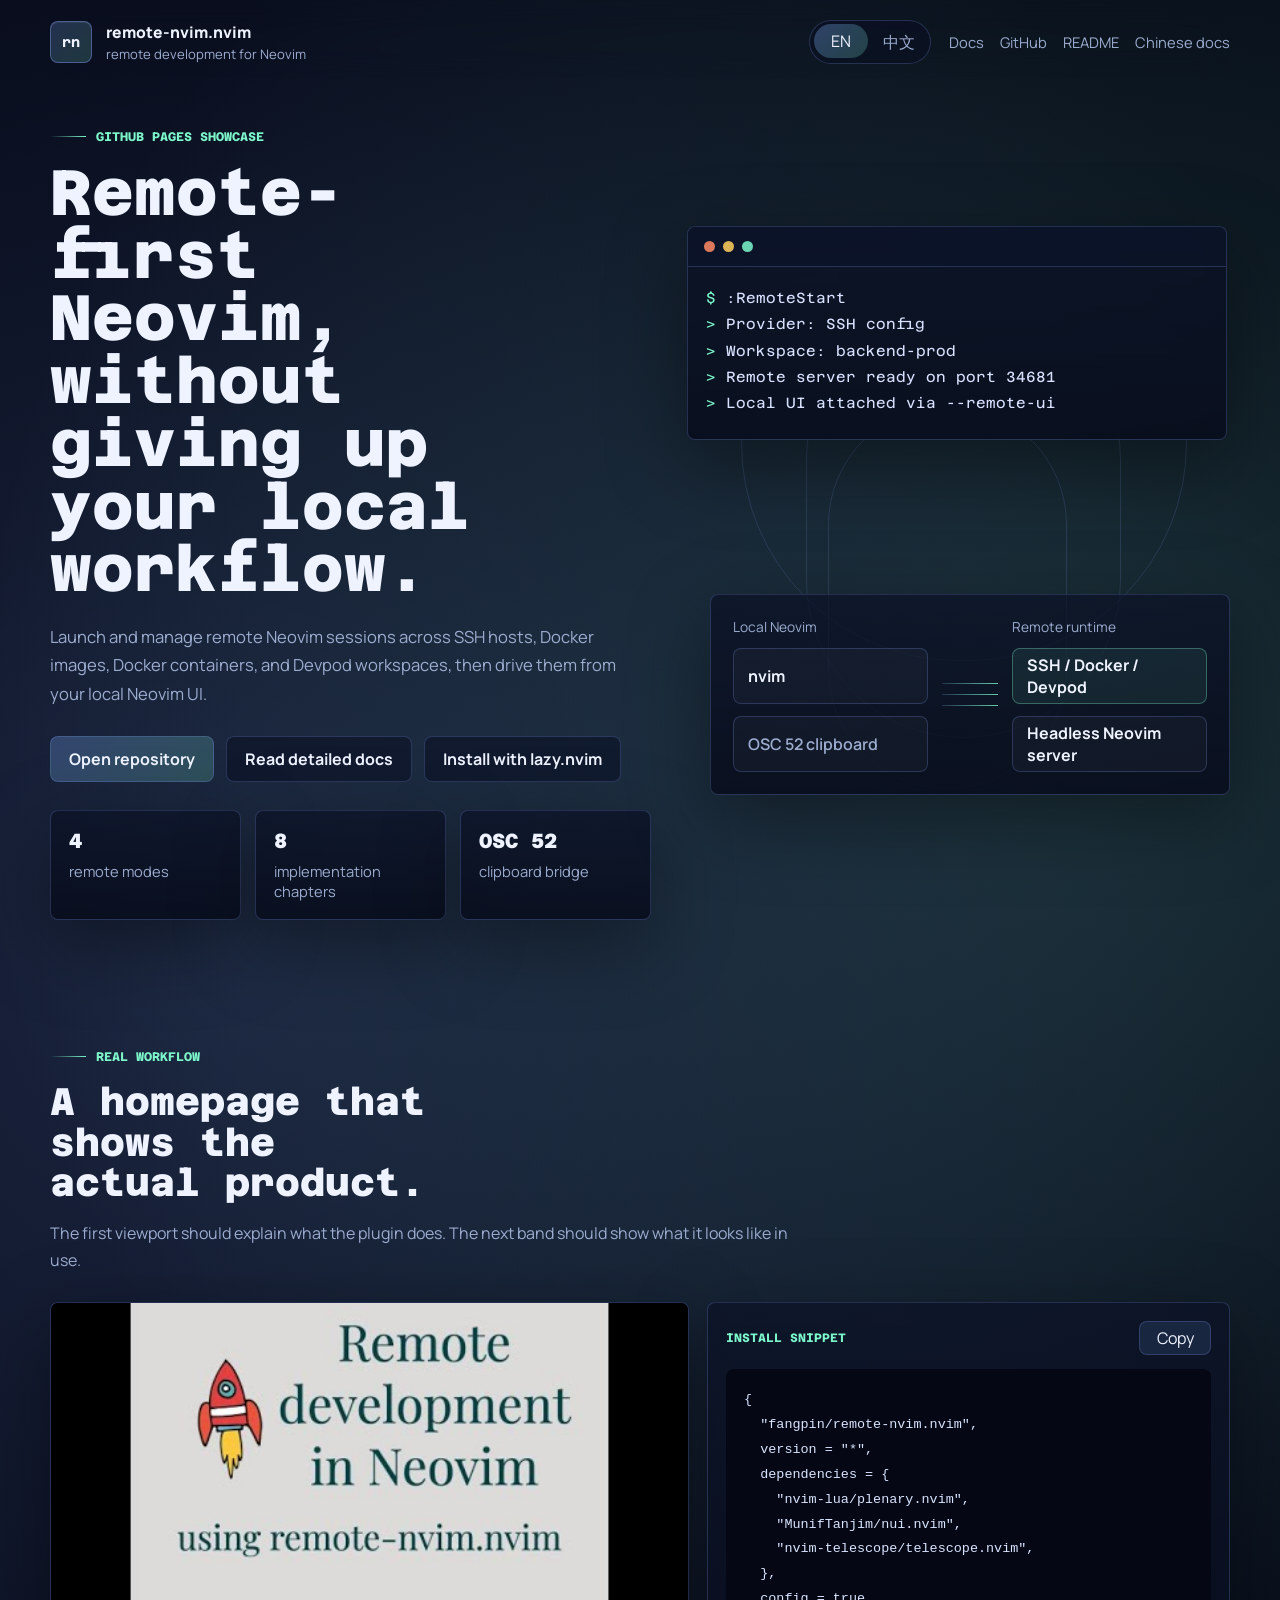
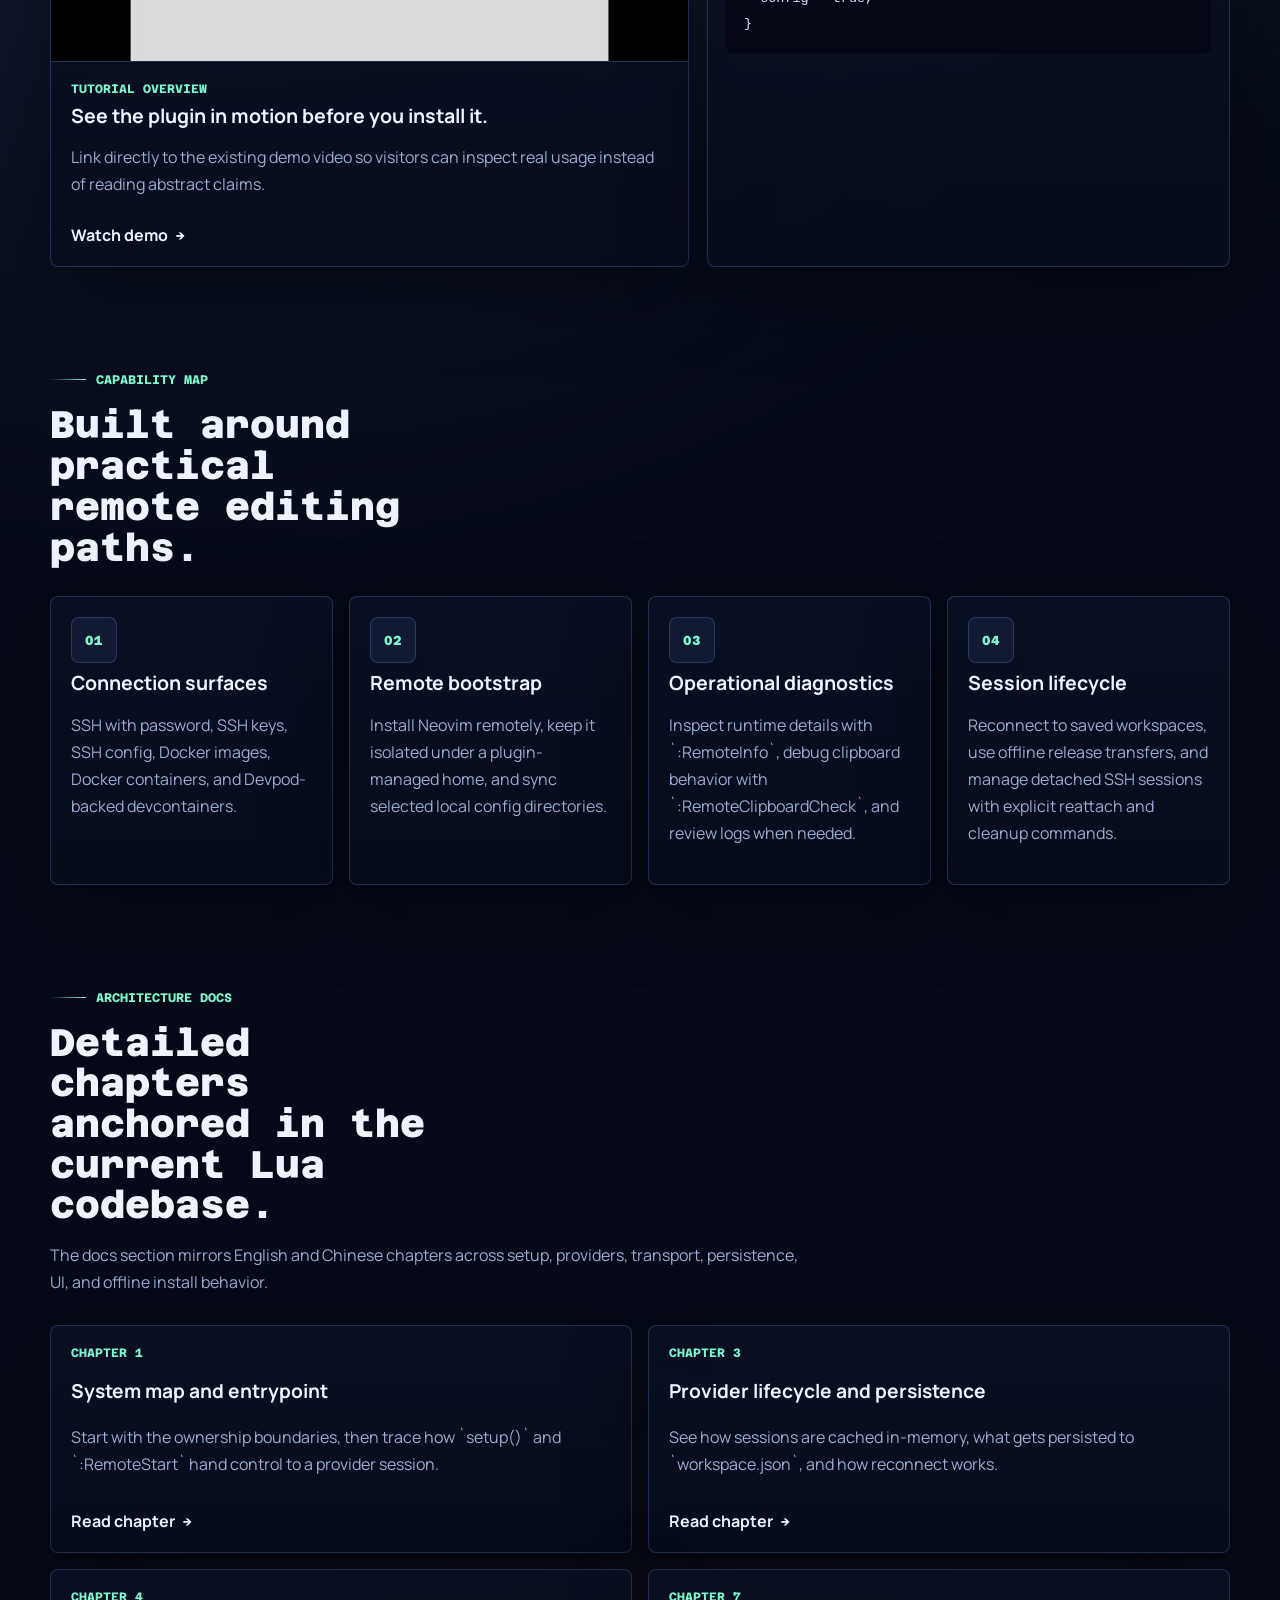
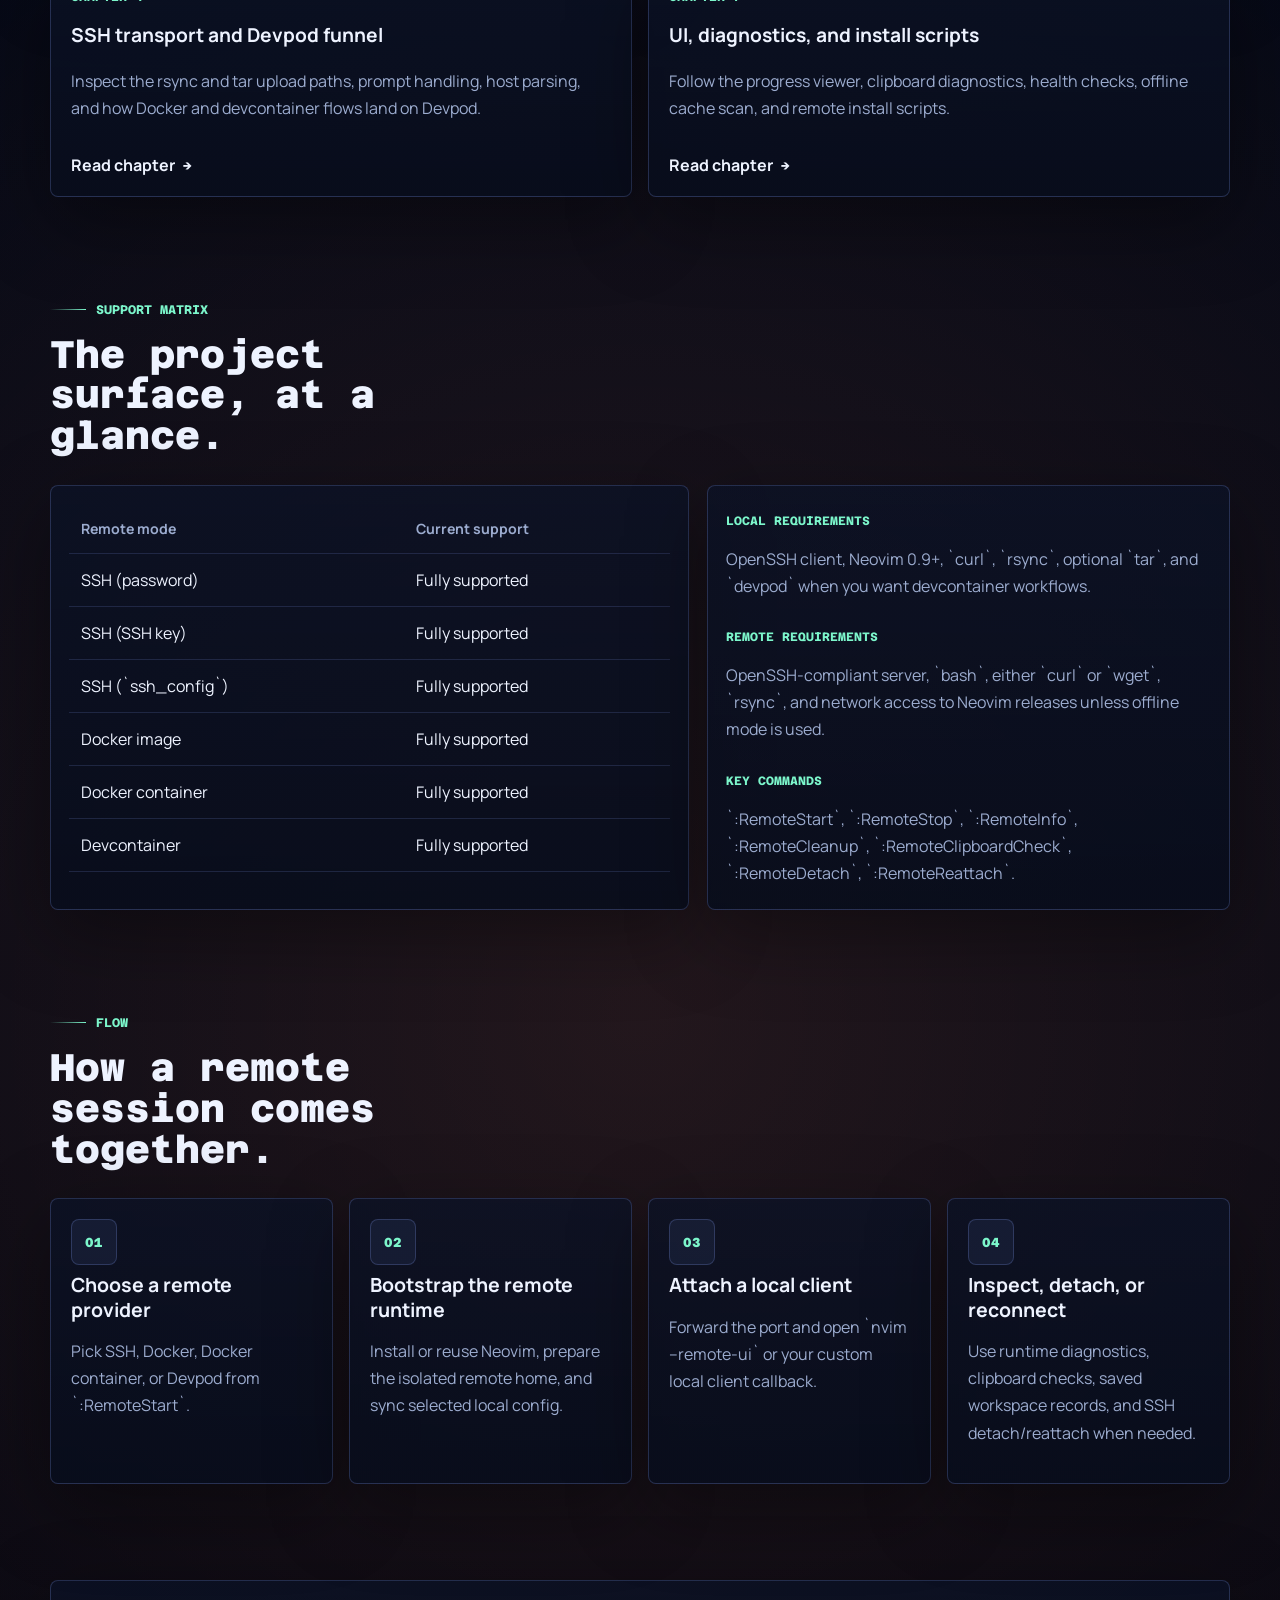
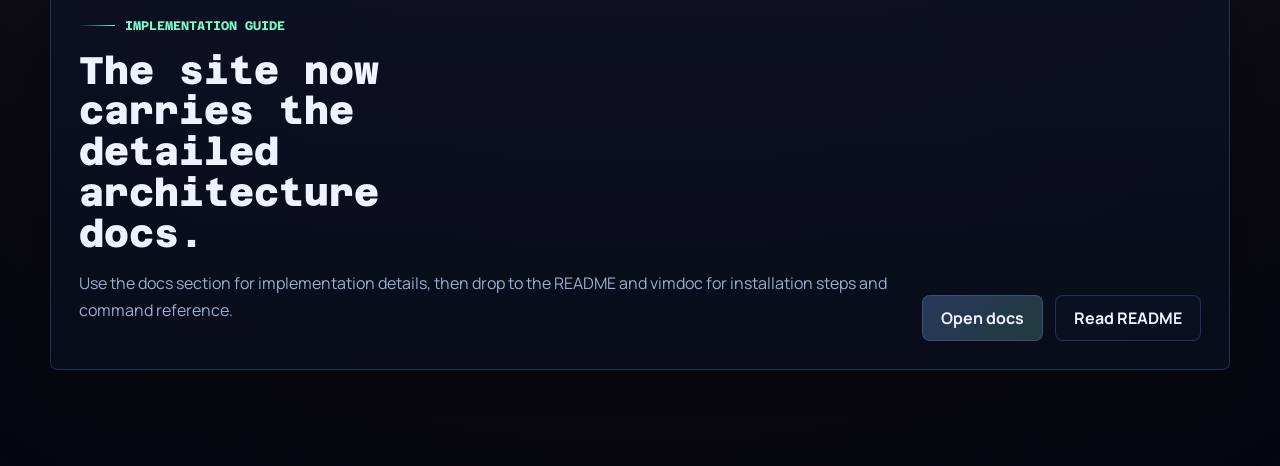
<file: site/index.html>
<!doctype html>
<html lang="en" data-base-prefix=".">
  <head>
    <meta charset="UTF-8" />
    <meta name="viewport" content="width=device-width, initial-scale=1.0" />
    <title>remote-nvim.nvim</title>
    <meta
      name="description"
      content="Remote-first Neovim over SSH, Docker, Devpod, and Devcontainers."
    />
    <meta property="og:title" content="remote-nvim.nvim" />
    <meta
      property="og:description"
      content="Bring remote development to Neovim with SSH, Docker, Devpod, and Devcontainers."
    />
    <meta property="og:type" content="website" />
    <meta property="og:image" content="./assets/demo-cover.jpg" />
    <link rel="preconnect" href="https://fonts.googleapis.com" />
    <link rel="preconnect" href="https://fonts.gstatic.com" crossorigin />
    <link
      href="https://fonts.googleapis.com/css2?family=Azeret+Mono:wght@400;500;700;800&family=Manrope:wght@400;500;600;700;800&display=swap"
      rel="stylesheet"
    />
    <link rel="stylesheet" href="./styles.css" />
  </head>
  <body data-page="home">
    <div class="page-shell">
      <div class="noise-layer" aria-hidden="true"></div>
      <header class="topbar">
        <a class="brand" href="#top" aria-label="remote-nvim.nvim home">
          <span class="brand-mark">rn</span>
          <span class="brand-copy">
            <strong>remote-nvim.nvim</strong>
            <span data-i18n="brandTagline">remote development for Neovim</span>
          </span>
        </a>

        <div class="topbar-actions">
          <div class="language-toggle" role="group" aria-label="Language toggle">
            <button type="button" class="lang-button active" data-lang-button="en">EN</button>
            <button type="button" class="lang-button" data-lang-button="zh-CN">中文</button>
          </div>

          <nav class="nav-links" aria-label="Primary">
            <a href="./docs/" data-i18n="navDocs">Docs</a>
            <a
              href="https://github.com/fangpin/remote-nvim.nvim"
              target="_blank"
              rel="noreferrer"
              data-i18n="navGithub"
            >
              GitHub
            </a>
            <a
              href="https://github.com/fangpin/remote-nvim.nvim/blob/main/README.md"
              target="_blank"
              rel="noreferrer"
              data-i18n="navReadme"
            >
              README
            </a>
            <a
              href="https://github.com/fangpin/remote-nvim.nvim/blob/main/README.zh-CN.md"
              target="_blank"
              rel="noreferrer"
              data-i18n="navReadmeZh"
            >
              中文文档
            </a>
          </nav>
        </div>
      </header>

      <main id="top">
        <section class="hero section">
          <div class="hero-copy">
            <div class="eyebrow" data-i18n="eyebrow">GitHub Pages showcase</div>
            <h1 data-i18n="heroTitle">Remote-first Neovim, without giving up your local workflow.</h1>
            <p class="hero-lead" data-i18n="heroLead">
              Launch and manage remote Neovim sessions across SSH hosts, Docker images, Docker containers,
              and Devpod workspaces, then drive them from your local Neovim UI.
            </p>

            <div class="hero-actions">
              <a
                class="button button-primary"
                href="https://github.com/fangpin/remote-nvim.nvim"
                target="_blank"
                rel="noreferrer"
                data-i18n="heroPrimaryCta"
              >
                Open repository
              </a>
              <a class="button button-secondary" href="./docs/" data-i18n="heroDocsCta">
                Read detailed docs
              </a>
              <a
                class="button button-secondary"
                href="https://github.com/fangpin/remote-nvim.nvim/blob/main/README.md#-installation"
                target="_blank"
                rel="noreferrer"
                data-i18n="heroSecondaryCta"
              >
                Install with lazy.nvim
              </a>
            </div>

            <ul class="hero-stats" aria-label="Highlights">
              <li>
                <strong>4</strong>
                <span data-i18n="statModes">remote modes</span>
              </li>
              <li>
                <strong>8</strong>
                <span data-i18n="statDocs">implementation chapters</span>
              </li>
              <li>
                <strong data-i18n="statClipboardValue">OSC 52</strong>
                <span data-i18n="statClipboard">clipboard bridge</span>
              </li>
            </ul>
          </div>

          <div class="hero-visual">
            <div class="orbital-grid" aria-hidden="true">
              <span></span>
              <span></span>
              <span></span>
            </div>

            <div class="terminal-card">
              <div class="terminal-top">
                <span></span>
                <span></span>
                <span></span>
              </div>
              <div class="terminal-body">
                <p><span class="prompt">$</span> <span data-i18n="terminalLine1">:RemoteStart</span></p>
                <p><span class="prompt">></span> <span data-i18n="terminalLine2">Provider: SSH config</span></p>
                <p><span class="prompt">></span> <span data-i18n="terminalLine3">Workspace: backend-prod</span></p>
                <p><span class="prompt">></span> <span data-i18n="terminalLine4">Remote server ready on port 34681</span></p>
                <p><span class="prompt">></span> <span data-i18n="terminalLine5">Local UI attached via --remote-ui</span></p>
              </div>
            </div>

            <div class="topology-card">
              <div class="topology-column">
                <span class="topology-label" data-i18n="localLabel">Local Neovim</span>
                <div class="topology-node">nvim</div>
                <div class="topology-node subtle" data-i18n="clipboardNode">OSC 52 clipboard</div>
              </div>
              <div class="topology-bridge" aria-hidden="true">
                <span></span>
                <span></span>
                <span></span>
              </div>
              <div class="topology-column">
                <span class="topology-label" data-i18n="remoteLabel">Remote runtime</span>
                <div class="topology-node accent" data-i18n="providerNode">SSH / Docker / Devpod</div>
                <div class="topology-node" data-i18n="serverNode">Headless Neovim server</div>
              </div>
            </div>
          </div>
        </section>

        <section class="section showcase">
          <div class="section-heading">
            <div class="eyebrow" data-i18n="showcaseEyebrow">Real workflow</div>
            <h2 data-i18n="showcaseTitle">A homepage that shows the actual product.</h2>
            <p data-i18n="showcaseLead">
              The first viewport should explain what the plugin does. The next band should show what it looks like in use.
            </p>
          </div>

          <div class="showcase-grid">
            <article class="media-card">
              <div class="media-frame">
                <img
                  src="./assets/demo-cover.jpg"
                  alt="remote-nvim.nvim tutorial preview"
                />
              </div>
              <div class="media-copy">
                <div class="media-meta" data-i18n="mediaMetaTutorial">Tutorial overview</div>
                <h3 data-i18n="mediaTitleTutorial">See the plugin in motion before you install it.</h3>
                <p data-i18n="mediaBodyTutorial">
                  Link directly to the existing demo video so visitors can inspect real usage instead of reading abstract claims.
                </p>
                <a
                  class="inline-link"
                  href="https://www.youtube.com/watch?v=5qbDq1lGEx4"
                  target="_blank"
                  rel="noreferrer"
                  data-i18n="watchDemo"
                >
                  Watch demo
                </a>
              </div>
            </article>

            <article class="code-card">
              <div class="code-card-header">
                <span data-i18n="installSnippetLabel">Install snippet</span>
                <button class="copy-button" type="button" data-copy-target="install-snippet" data-i18n="copyButton">
                  Copy
                </button>
              </div>
              <pre id="install-snippet"><code>{
  "fangpin/remote-nvim.nvim",
  version = "*",
  dependencies = {
    "nvim-lua/plenary.nvim",
    "MunifTanjim/nui.nvim",
    "nvim-telescope/telescope.nvim",
  },
  config = true,
}</code></pre>
            </article>
          </div>
        </section>

        <section class="section features">
          <div class="section-heading">
            <div class="eyebrow" data-i18n="featuresEyebrow">Capability map</div>
            <h2 data-i18n="featuresTitle">Built around practical remote editing paths.</h2>
          </div>

          <div class="feature-grid">
            <article class="feature-panel">
              <div class="feature-index">01</div>
              <h3 data-i18n="feature1Title">Connection surfaces</h3>
              <p data-i18n="feature1Body">
                SSH with password, SSH keys, SSH config, Docker images, Docker containers, and Devpod-backed devcontainers.
              </p>
            </article>
            <article class="feature-panel">
              <div class="feature-index">02</div>
              <h3 data-i18n="feature2Title">Remote bootstrap</h3>
              <p data-i18n="feature2Body">
                Install Neovim remotely, keep it isolated under a plugin-managed home, and sync selected local config directories.
              </p>
            </article>
            <article class="feature-panel">
              <div class="feature-index">03</div>
              <h3 data-i18n="feature3Title">Operational diagnostics</h3>
              <p data-i18n="feature3Body">
                Inspect runtime details with `:RemoteInfo`, debug clipboard behavior with `:RemoteClipboardCheck`, and review logs when needed.
              </p>
            </article>
            <article class="feature-panel">
              <div class="feature-index">04</div>
              <h3 data-i18n="feature4Title">Session lifecycle</h3>
              <p data-i18n="feature4Body">
                Reconnect to saved workspaces, use offline release transfers, and manage detached SSH sessions with explicit reattach and cleanup commands.
              </p>
            </article>
          </div>
        </section>

        <section class="section docs-map">
          <div class="section-heading">
            <div class="eyebrow" data-i18n="docsMapEyebrow">Architecture docs</div>
            <h2 data-i18n="docsMapTitle">Detailed chapters anchored in the current Lua codebase.</h2>
            <p data-i18n="docsMapLead">
              The docs section mirrors English and Chinese chapters across setup, providers, transport, persistence,
              UI, and offline install behavior.
            </p>
          </div>

          <div class="docs-map-grid">
            <a class="docs-map-card" href="./docs/#overview">
              <div class="docs-map-meta" data-i18n="docsCard1Meta">Chapter 1</div>
              <h3 data-i18n="docsCard1Title">System map and entrypoint</h3>
              <p data-i18n="docsCard1Body">
                Start with the ownership boundaries, then trace how `setup()` and `:RemoteStart` hand control to a provider session.
              </p>
              <span class="inline-link docs-map-link" data-i18n="docsCardLink">Read chapter</span>
            </a>

            <a class="docs-map-card" href="./docs/#provider-lifecycle">
              <div class="docs-map-meta" data-i18n="docsCard2Meta">Chapter 3</div>
              <h3 data-i18n="docsCard2Title">Provider lifecycle and persistence</h3>
              <p data-i18n="docsCard2Body">
                See how sessions are cached in-memory, what gets persisted to `workspace.json`, and how reconnect works.
              </p>
              <span class="inline-link docs-map-link" data-i18n="docsCardLink">Read chapter</span>
            </a>

            <a class="docs-map-card" href="./docs/#ssh-transport">
              <div class="docs-map-meta" data-i18n="docsCard3Meta">Chapter 4</div>
              <h3 data-i18n="docsCard3Title">SSH transport and Devpod funnel</h3>
              <p data-i18n="docsCard3Body">
                Inspect the rsync and tar upload paths, prompt handling, host parsing, and how Docker and devcontainer flows land on Devpod.
              </p>
              <span class="inline-link docs-map-link" data-i18n="docsCardLink">Read chapter</span>
            </a>

            <a class="docs-map-card" href="./docs/#ui-diagnostics">
              <div class="docs-map-meta" data-i18n="docsCard4Meta">Chapter 7</div>
              <h3 data-i18n="docsCard4Title">UI, diagnostics, and install scripts</h3>
              <p data-i18n="docsCard4Body">
                Follow the progress viewer, clipboard diagnostics, health checks, offline cache scan, and remote install scripts.
              </p>
              <span class="inline-link docs-map-link" data-i18n="docsCardLink">Read chapter</span>
            </a>
          </div>
        </section>

        <section class="section support">
          <div class="section-heading">
            <div class="eyebrow" data-i18n="supportEyebrow">Support matrix</div>
            <h2 data-i18n="supportTitle">The project surface, at a glance.</h2>
          </div>

          <div class="support-layout">
            <div class="support-table-wrap">
              <table class="support-table">
                <thead>
                  <tr>
                    <th data-i18n="tableHeadMode">Remote mode</th>
                    <th data-i18n="tableHeadStatus">Current support</th>
                  </tr>
                </thead>
                <tbody>
                  <tr>
                    <td data-i18n="modeSshPassword">SSH (password)</td>
                    <td data-i18n="supportFull">Fully supported</td>
                  </tr>
                  <tr>
                    <td data-i18n="modeSshKey">SSH (SSH key)</td>
                    <td data-i18n="supportFull">Fully supported</td>
                  </tr>
                  <tr>
                    <td data-i18n="modeSshConfig">SSH (`ssh_config`)</td>
                    <td data-i18n="supportFull">Fully supported</td>
                  </tr>
                  <tr>
                    <td data-i18n="modeDockerImage">Docker image</td>
                    <td data-i18n="supportFull">Fully supported</td>
                  </tr>
                  <tr>
                    <td data-i18n="modeDockerContainer">Docker container</td>
                    <td data-i18n="supportFull">Fully supported</td>
                  </tr>
                  <tr>
                    <td data-i18n="modeDevcontainer">Devcontainer</td>
                    <td data-i18n="supportFull">Fully supported</td>
                  </tr>
                </tbody>
              </table>
            </div>

            <div class="support-notes">
              <div class="note-block">
                <span class="note-label" data-i18n="requirementsLabel">Local requirements</span>
                <p data-i18n="requirementsBody">
                  OpenSSH client, Neovim 0.9+, `curl`, `rsync`, optional `tar`, and `devpod` when you want devcontainer workflows.
                </p>
              </div>
              <div class="note-block">
                <span class="note-label" data-i18n="remoteReqLabel">Remote requirements</span>
                <p data-i18n="remoteReqBody">
                  OpenSSH-compliant server, `bash`, either `curl` or `wget`, `rsync`, and network access to Neovim releases unless offline mode is used.
                </p>
              </div>
              <div class="note-block">
                <span class="note-label" data-i18n="commandsLabel">Key commands</span>
                <p data-i18n="commandsBody">
                  `:RemoteStart`, `:RemoteStop`, `:RemoteInfo`, `:RemoteCleanup`, `:RemoteClipboardCheck`, `:RemoteDetach`, `:RemoteReattach`.
                </p>
              </div>
            </div>
          </div>
        </section>

        <section class="section timeline">
          <div class="section-heading">
            <div class="eyebrow" data-i18n="timelineEyebrow">Flow</div>
            <h2 data-i18n="timelineTitle">How a remote session comes together.</h2>
          </div>

          <ol class="timeline-list">
            <li>
              <span class="timeline-step">01</span>
              <div>
                <h3 data-i18n="timeline1Title">Choose a remote provider</h3>
                <p data-i18n="timeline1Body">Pick SSH, Docker, Docker container, or Devpod from `:RemoteStart`.</p>
              </div>
            </li>
            <li>
              <span class="timeline-step">02</span>
              <div>
                <h3 data-i18n="timeline2Title">Bootstrap the remote runtime</h3>
                <p data-i18n="timeline2Body">Install or reuse Neovim, prepare the isolated remote home, and sync selected local config.</p>
              </div>
            </li>
            <li>
              <span class="timeline-step">03</span>
              <div>
                <h3 data-i18n="timeline3Title">Attach a local client</h3>
                <p data-i18n="timeline3Body">Forward the port and open `nvim --remote-ui` or your custom local client callback.</p>
              </div>
            </li>
            <li>
              <span class="timeline-step">04</span>
              <div>
                <h3 data-i18n="timeline4Title">Inspect, detach, or reconnect</h3>
                <p data-i18n="timeline4Body">Use runtime diagnostics, clipboard checks, saved workspace records, and SSH detach/reattach when needed.</p>
              </div>
            </li>
          </ol>
        </section>

        <section class="section cta-band">
          <div class="cta-card">
            <div>
              <div class="eyebrow" data-i18n="ctaEyebrow">Implementation guide</div>
              <h2 data-i18n="ctaTitle">The site now carries the detailed architecture docs.</h2>
              <p data-i18n="ctaBody">
                Use the docs section for implementation details, then drop to the README and vimdoc for installation
                steps and command reference.
              </p>
            </div>
            <div class="cta-actions">
              <a class="button button-primary" href="./docs/" data-i18n="ctaPrimary">
                Open docs
              </a>
              <a
                class="button button-secondary"
                href="https://github.com/fangpin/remote-nvim.nvim/blob/main/README.md"
                target="_blank"
                rel="noreferrer"
                data-i18n="ctaSecondary"
              >
                Read README
              </a>
            </div>
          </div>
        </section>
      </main>
    </div>

    <script src="./main.js"></script>
  </body>
</html>
</file>
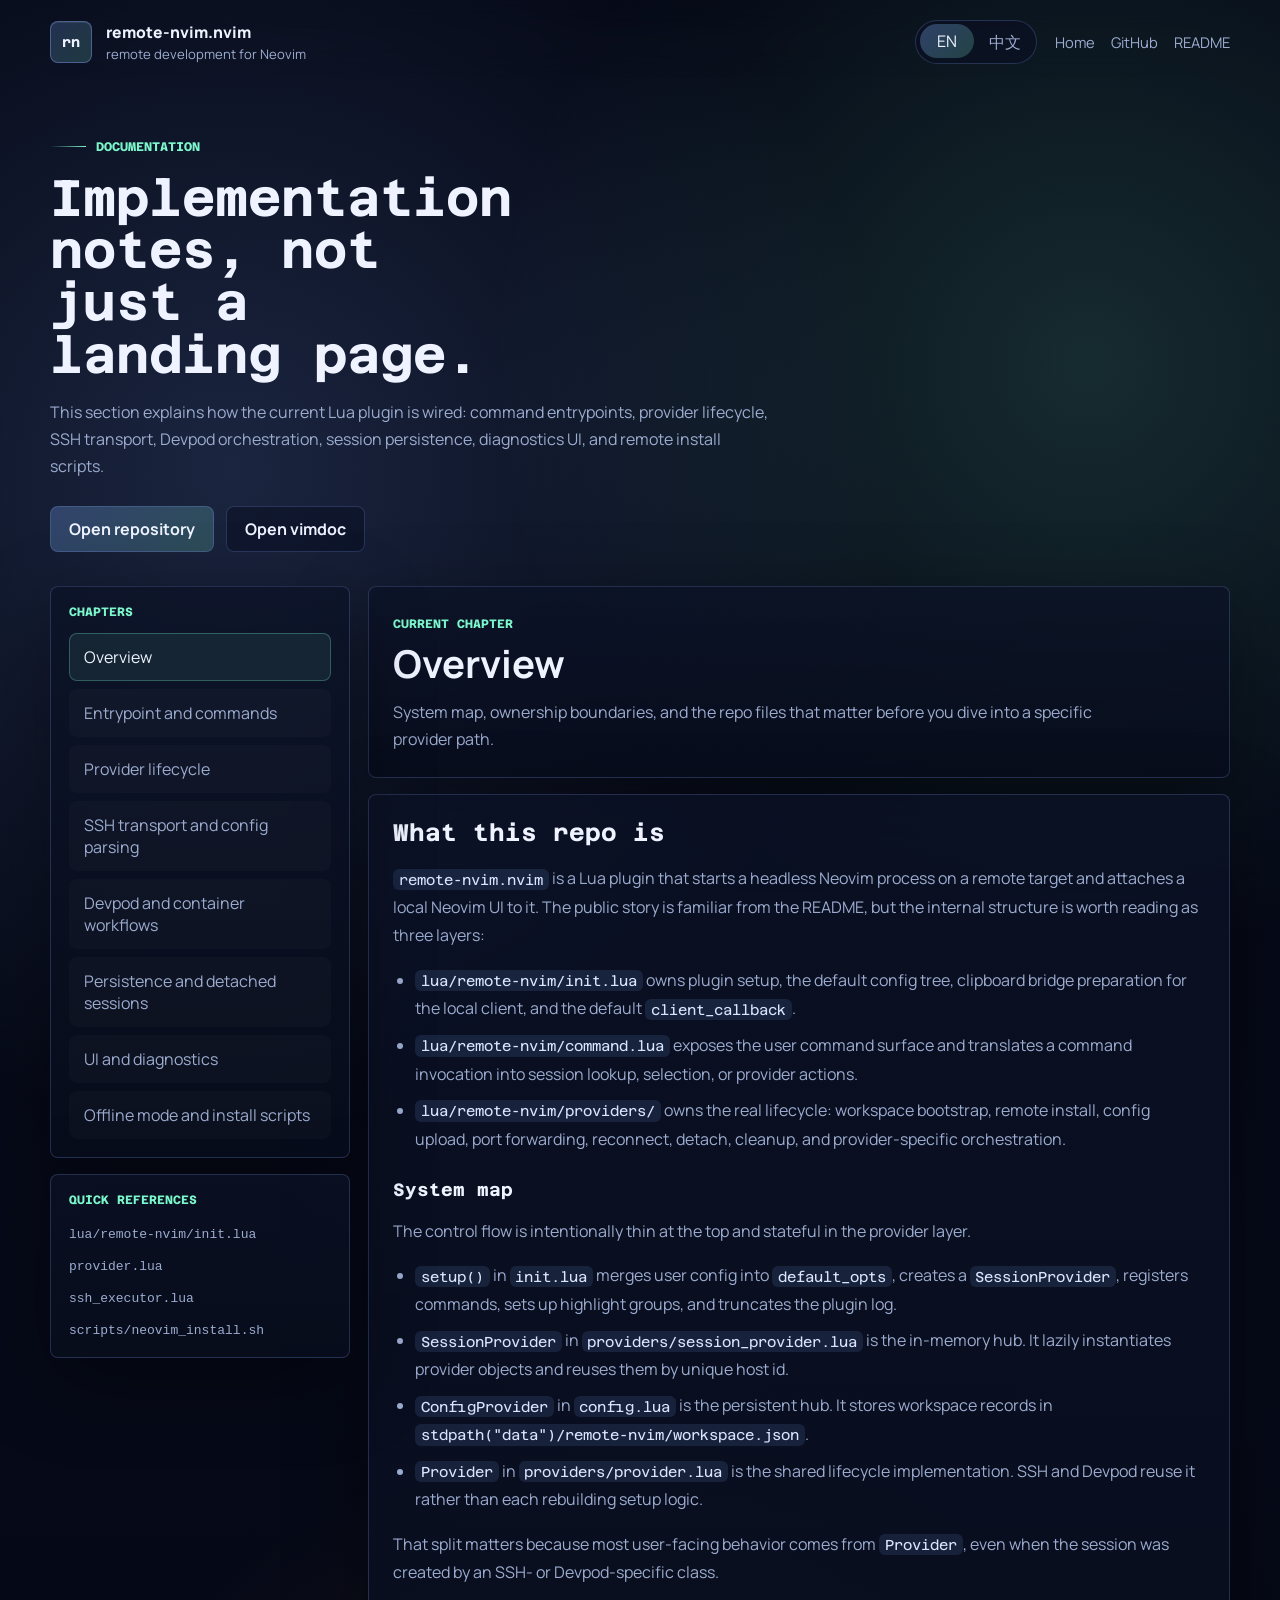
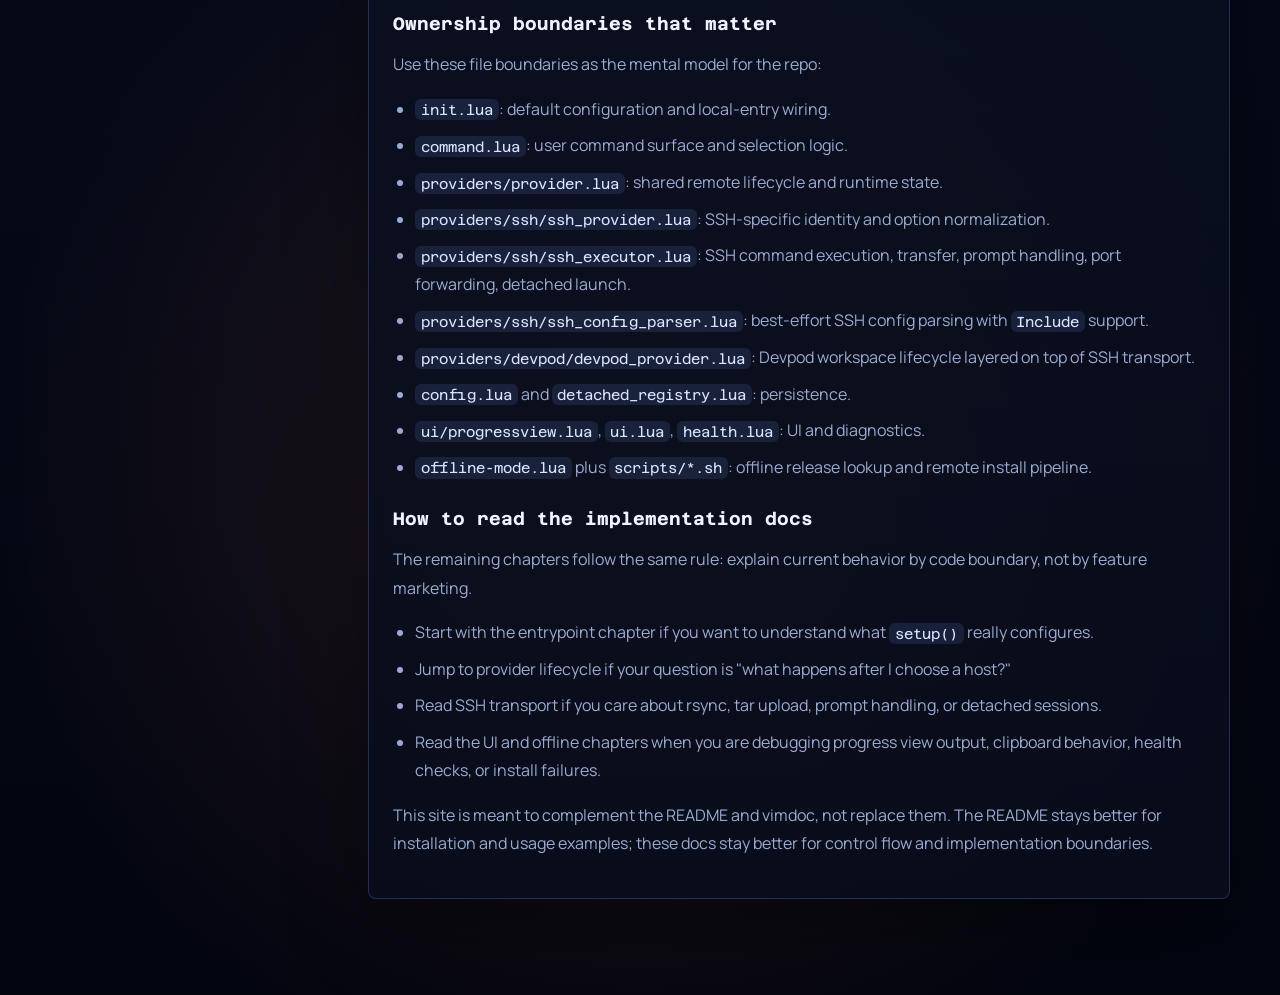
<file: site/docs/index.html>
<!doctype html>
<html lang="en" data-base-prefix="..">
  <head>
    <meta charset="UTF-8" />
    <meta name="viewport" content="width=device-width, initial-scale=1.0" />
    <title>remote-nvim.nvim Docs</title>
    <meta
      name="description"
      content="Detailed implementation docs for remote-nvim.nvim across providers, transport, persistence, UI, and offline install flows."
    />
    <link rel="preconnect" href="https://fonts.googleapis.com" />
    <link rel="preconnect" href="https://fonts.gstatic.com" crossorigin />
    <link
      href="https://fonts.googleapis.com/css2?family=Azeret+Mono:wght@400;500;700;800&family=Manrope:wght@400;500;600;700;800&display=swap"
      rel="stylesheet"
    />
    <link rel="stylesheet" href="../styles.css" />
  </head>
  <body data-page="docs">
    <div class="page-shell docs-shell">
      <div class="noise-layer" aria-hidden="true"></div>
      <header class="topbar docs-topbar">
        <a class="brand" href="../" aria-label="remote-nvim.nvim home">
          <span class="brand-mark">rn</span>
          <span class="brand-copy">
            <strong>remote-nvim.nvim</strong>
            <span data-i18n="brandTagline">remote development for Neovim</span>
          </span>
        </a>

        <div class="topbar-actions">
          <div class="language-toggle" role="group" aria-label="Language toggle">
            <button type="button" class="lang-button active" data-lang-button="en">EN</button>
            <button type="button" class="lang-button" data-lang-button="zh-CN">中文</button>
          </div>

          <nav class="nav-links" aria-label="Primary">
            <a href="../" data-i18n="docsNavHome">Home</a>
            <a
              href="https://github.com/fangpin/remote-nvim.nvim"
              target="_blank"
              rel="noreferrer"
              data-i18n="navGithub"
            >
              GitHub
            </a>
            <a
              href="https://github.com/fangpin/remote-nvim.nvim/blob/main/README.md"
              target="_blank"
              rel="noreferrer"
              data-i18n="navReadme"
            >
              README
            </a>
          </nav>
        </div>
      </header>

      <main class="docs-layout">
        <section class="docs-hero">
          <div class="eyebrow" data-i18n="docsPageEyebrow">Documentation</div>
          <h1 data-i18n="docsPageTitle">Implementation notes, not just a landing page.</h1>
          <p data-i18n="docsPageLead">
            This section explains how the current Lua plugin is wired: command entrypoints, provider lifecycle,
            SSH transport, Devpod orchestration, session persistence, diagnostics UI, and remote install scripts.
          </p>
          <div class="docs-hero-actions">
            <a class="button button-primary" href="https://github.com/fangpin/remote-nvim.nvim" target="_blank" rel="noreferrer" data-i18n="docsHeroPrimary">Open repository</a>
            <a class="button button-secondary" href="https://github.com/fangpin/remote-nvim.nvim/blob/main/doc/remote-nvim.txt" target="_blank" rel="noreferrer" data-i18n="docsHeroSecondary">Open vimdoc</a>
          </div>
        </section>

        <div class="docs-grid">
          <aside class="docs-sidebar">
            <div class="docs-sidebar-card">
              <div class="docs-sidebar-label" data-i18n="docsSidebarLabel">Chapters</div>
              <nav id="docs-nav" class="docs-nav" aria-label="Documentation chapters"></nav>
            </div>

            <div class="docs-sidebar-card">
              <div class="docs-sidebar-label" data-i18n="docsSidebarQuickLabel">Quick references</div>
              <ul class="docs-quicklinks">
                <li><a href="https://github.com/fangpin/remote-nvim.nvim/blob/main/lua/remote-nvim/init.lua" target="_blank" rel="noreferrer"><code>lua/remote-nvim/init.lua</code></a></li>
                <li><a href="https://github.com/fangpin/remote-nvim.nvim/blob/main/lua/remote-nvim/providers/provider.lua" target="_blank" rel="noreferrer"><code>provider.lua</code></a></li>
                <li><a href="https://github.com/fangpin/remote-nvim.nvim/blob/main/lua/remote-nvim/providers/ssh/ssh_executor.lua" target="_blank" rel="noreferrer"><code>ssh_executor.lua</code></a></li>
                <li><a href="https://github.com/fangpin/remote-nvim.nvim/blob/main/scripts/neovim_install.sh" target="_blank" rel="noreferrer"><code>scripts/neovim_install.sh</code></a></li>
              </ul>
            </div>
          </aside>

          <section class="docs-main">
            <div class="docs-meta">
              <span class="docs-meta-label" data-i18n="docsMetaLabel">Current chapter</span>
              <h2 id="docs-title">Overview</h2>
              <p id="docs-summary"></p>
            </div>

            <article id="docs-content" class="docs-article" aria-live="polite"></article>
          </section>
        </div>
      </main>
    </div>

    <script src="../main.js"></script>
  </body>
</html>
</file>
<file: site/styles.css>
:root {
  color-scheme: dark;
  --bg: #050816;
  --bg-alt: #0b1226;
  --surface: rgba(12, 20, 41, 0.72);
  --surface-strong: rgba(14, 24, 50, 0.92);
  --surface-soft: rgba(11, 18, 38, 0.56);
  --line: rgba(137, 164, 255, 0.22);
  --line-strong: rgba(137, 164, 255, 0.4);
  --text: #eef3ff;
  --muted: #9caccf;
  --accent: #7cf6cb;
  --accent-2: #7ea8ff;
  --accent-3: #ff8a65;
  --shadow: 0 24px 80px rgba(0, 0, 0, 0.38);
  --radius: 8px;
  --content-width: min(1180px, calc(100vw - 40px));
}

* {
  box-sizing: border-box;
}

html {
  scroll-behavior: smooth;
}

body {
  margin: 0;
  min-width: 320px;
  font-family: "Manrope", sans-serif;
  background:
    radial-gradient(circle at 18% 18%, rgba(126, 168, 255, 0.18), transparent 28%),
    radial-gradient(circle at 85% 14%, rgba(124, 246, 203, 0.15), transparent 24%),
    radial-gradient(circle at 50% 80%, rgba(255, 138, 101, 0.12), transparent 30%),
    linear-gradient(180deg, #040714 0%, #060a18 52%, #03050f 100%);
  color: var(--text);
}

img {
  display: block;
  max-width: 100%;
}

a {
  color: inherit;
  text-decoration: none;
}

button,
input,
textarea,
select {
  font: inherit;
}

.page-shell {
  position: relative;
  overflow: hidden;
}

.noise-layer {
  position: fixed;
  inset: 0;
  pointer-events: none;
  opacity: 0.18;
  background-image:
    linear-gradient(rgba(255, 255, 255, 0.02) 1px, transparent 1px),
    linear-gradient(90deg, rgba(255, 255, 255, 0.02) 1px, transparent 1px);
  background-size: 24px 24px;
  mask-image: radial-gradient(circle at center, black 48%, transparent 90%);
}

.topbar,
.section {
  width: var(--content-width);
  margin-inline: auto;
}

.topbar {
  position: sticky;
  top: 0;
  z-index: 10;
  display: flex;
  align-items: center;
  justify-content: space-between;
  gap: 20px;
  padding: 20px 0 14px;
  backdrop-filter: blur(14px);
}

.brand {
  display: flex;
  align-items: center;
  gap: 14px;
  min-width: 0;
}

.brand-mark {
  display: grid;
  place-items: center;
  width: 42px;
  height: 42px;
  border: 1px solid var(--line-strong);
  border-radius: 8px;
  background: linear-gradient(135deg, rgba(126, 168, 255, 0.22), rgba(124, 246, 203, 0.18));
  color: var(--text);
  font-family: "Azeret Mono", monospace;
  font-size: 0.88rem;
  font-weight: 700;
  text-transform: lowercase;
  box-shadow: inset 0 1px 0 rgba(255, 255, 255, 0.08);
}

.brand-copy {
  display: flex;
  flex-direction: column;
  gap: 2px;
  min-width: 0;
}

.brand-copy strong {
  font-size: 0.98rem;
  font-weight: 800;
}

.brand-copy span {
  color: var(--muted);
  font-size: 0.82rem;
  overflow-wrap: anywhere;
}

.topbar-actions {
  display: flex;
  align-items: center;
  gap: 18px;
}

.language-toggle {
  display: inline-grid;
  grid-auto-flow: column;
  gap: 4px;
  padding: 4px;
  border: 1px solid var(--line);
  border-radius: 999px;
  background: rgba(10, 16, 34, 0.72);
}

.lang-button {
  min-width: 54px;
  height: 34px;
  border: 0;
  border-radius: 999px;
  background: transparent;
  color: var(--muted);
  cursor: pointer;
  transition:
    background-color 180ms ease,
    color 180ms ease,
    transform 180ms ease;
}

.lang-button:hover,
.lang-button:focus-visible {
  color: var(--text);
  outline: none;
}

.lang-button.active {
  background: linear-gradient(135deg, rgba(126, 168, 255, 0.32), rgba(124, 246, 203, 0.22));
  color: var(--text);
  transform: translateY(-1px);
}

.nav-links {
  display: flex;
  align-items: center;
  gap: 16px;
  color: var(--muted);
  font-size: 0.92rem;
}

.nav-links a:hover,
.nav-links a:focus-visible,
.inline-link:hover,
.inline-link:focus-visible {
  color: var(--accent);
  outline: none;
}

.section {
  padding: 48px 0;
}

.hero {
  display: grid;
  grid-template-columns: minmax(0, 1.05fr) minmax(420px, 0.95fr);
  align-items: center;
  gap: 36px;
  min-height: calc(100vh - 96px);
  padding-top: 42px;
  padding-bottom: 72px;
}

.eyebrow {
  display: inline-flex;
  align-items: center;
  gap: 10px;
  margin-bottom: 18px;
  color: var(--accent);
  font-family: "Azeret Mono", monospace;
  font-size: 0.78rem;
  font-weight: 700;
  letter-spacing: 0;
  text-transform: uppercase;
}

.eyebrow::before {
  content: "";
  width: 36px;
  height: 1px;
  background: linear-gradient(90deg, transparent, var(--accent));
}

.hero h1,
.section-heading h2,
.cta-card h2 {
  margin: 0;
  font-family: "Azeret Mono", monospace;
  font-weight: 800;
  letter-spacing: 0;
}

.hero h1 {
  font-size: clamp(2.6rem, 5vw, 4.9rem);
  line-height: 0.98;
  max-width: 11ch;
}

.hero-lead,
.section-heading p,
.feature-panel p,
.media-copy p,
.note-block p,
.timeline-list p,
.cta-card p {
  color: var(--muted);
  line-height: 1.7;
}

.hero-lead {
  max-width: 62ch;
  margin: 22px 0 0;
  font-size: 1.04rem;
}

.hero-actions,
.cta-actions {
  display: flex;
  flex-wrap: wrap;
  gap: 12px;
  margin-top: 28px;
}

.button {
  display: inline-flex;
  align-items: center;
  justify-content: center;
  min-height: 46px;
  padding: 0 18px;
  border: 1px solid var(--line);
  border-radius: 8px;
  font-weight: 700;
  transition:
    transform 180ms ease,
    border-color 180ms ease,
    background-color 180ms ease;
}

.button:hover,
.button:focus-visible {
  transform: translateY(-1px);
  border-color: var(--line-strong);
  outline: none;
}

.button-primary {
  background: linear-gradient(135deg, rgba(126, 168, 255, 0.28), rgba(124, 246, 203, 0.2));
}

.button-secondary {
  background: rgba(11, 18, 38, 0.64);
}

.hero-stats {
  display: grid;
  grid-template-columns: repeat(3, minmax(0, 1fr));
  gap: 14px;
  padding: 0;
  margin: 28px 0 0;
  list-style: none;
}

.hero-stats li,
.feature-panel,
.media-card,
.code-card,
.support-table-wrap,
.support-notes,
.timeline-list li,
.cta-card,
.terminal-card,
.topology-card {
  border: 1px solid var(--line);
  border-radius: 8px;
  background: linear-gradient(180deg, rgba(11, 18, 38, 0.76), rgba(8, 13, 28, 0.9));
  box-shadow: var(--shadow);
}

.hero-stats li {
  min-height: 108px;
  padding: 18px;
}

.hero-stats strong {
  display: block;
  font-family: "Azeret Mono", monospace;
  font-size: 1.28rem;
  font-weight: 800;
}

.hero-stats span {
  display: block;
  margin-top: 8px;
  color: var(--muted);
  font-size: 0.92rem;
}

.hero-visual {
  position: relative;
  min-height: 640px;
}

.orbital-grid {
  position: absolute;
  inset: 0;
}

.orbital-grid span {
  position: absolute;
  border: 1px solid rgba(137, 164, 255, 0.16);
  border-radius: 999px;
}

.orbital-grid span:nth-child(1) {
  inset: 4% 8% 28% 10%;
}

.orbital-grid span:nth-child(2) {
  inset: 16% 20% 16% 22%;
}

.orbital-grid span:nth-child(3) {
  inset: 32% 30% 8% 26%;
}

.terminal-card {
  position: absolute;
  top: 4%;
  left: 0;
  width: min(100%, 540px);
  overflow: hidden;
  backdrop-filter: blur(10px);
}

.terminal-top {
  display: flex;
  gap: 8px;
  padding: 14px 16px;
  border-bottom: 1px solid var(--line);
  background: rgba(12, 20, 41, 0.78);
}

.terminal-top span {
  width: 11px;
  height: 11px;
  border-radius: 999px;
  background: rgba(255, 255, 255, 0.24);
}

.terminal-top span:nth-child(1) {
  background: rgba(255, 138, 101, 0.85);
}

.terminal-top span:nth-child(2) {
  background: rgba(255, 210, 95, 0.85);
}

.terminal-top span:nth-child(3) {
  background: rgba(124, 246, 203, 0.85);
}

.terminal-body {
  padding: 18px 18px 22px;
  font-family: "Azeret Mono", monospace;
  font-size: 0.92rem;
  line-height: 1.8;
}

.terminal-body p {
  margin: 0;
  color: #d8e2ff;
}

.prompt {
  color: var(--accent);
}

.topology-card {
  position: absolute;
  right: 0;
  bottom: 7%;
  width: min(100%, 520px);
  display: grid;
  grid-template-columns: minmax(0, 1fr) auto minmax(0, 1fr);
  gap: 14px;
  align-items: center;
  padding: 22px;
}

.topology-column {
  display: grid;
  gap: 12px;
}

.topology-label {
  font-size: 0.86rem;
  color: var(--muted);
}

.topology-node {
  display: flex;
  align-items: center;
  min-height: 56px;
  padding: 0 14px;
  border: 1px solid var(--line);
  border-radius: 8px;
  background: rgba(255, 255, 255, 0.03);
  font-weight: 700;
  overflow-wrap: anywhere;
}

.topology-node.subtle {
  color: var(--muted);
  font-weight: 600;
}

.topology-node.accent {
  border-color: rgba(124, 246, 203, 0.32);
  background: rgba(124, 246, 203, 0.08);
}

.topology-bridge {
  display: grid;
  gap: 10px;
}

.topology-bridge span {
  width: 56px;
  height: 1px;
  background: linear-gradient(90deg, rgba(126, 168, 255, 0.2), rgba(124, 246, 203, 0.8));
}

.section-heading {
  max-width: 760px;
}

.section-heading h2 {
  font-size: clamp(1.9rem, 3vw, 3rem);
  line-height: 1.06;
  max-width: 15ch;
}

.section-heading p {
  margin: 16px 0 0;
}

.showcase-grid {
  display: grid;
  grid-template-columns: minmax(0, 1.1fr) minmax(320px, 0.9fr);
  gap: 18px;
  margin-top: 28px;
}

.media-card {
  overflow: hidden;
}

.media-frame {
  aspect-ratio: 16 / 9;
  overflow: hidden;
  border-bottom: 1px solid var(--line);
}

.media-frame img {
  width: 100%;
  height: 100%;
  object-fit: cover;
}

.media-copy {
  padding: 20px;
}

.media-meta,
.note-label,
.code-card-header span {
  color: var(--accent);
  font-family: "Azeret Mono", monospace;
  font-size: 0.76rem;
  font-weight: 700;
  text-transform: uppercase;
}

.media-copy h3,
.feature-panel h3,
.timeline-list h3 {
  margin: 8px 0 0;
  font-size: 1.22rem;
  line-height: 1.25;
  overflow-wrap: anywhere;
}

.inline-link {
  display: inline-flex;
  align-items: center;
  gap: 8px;
  margin-top: 10px;
  color: var(--text);
  font-weight: 700;
}

.inline-link::after {
  content: "->";
  font-family: "Azeret Mono", monospace;
  font-size: 0.85rem;
}

.code-card {
  padding: 18px;
}

.code-card-header {
  display: flex;
  align-items: center;
  justify-content: space-between;
  gap: 14px;
  margin-bottom: 14px;
}

.copy-button {
  min-width: 72px;
  height: 34px;
  border: 1px solid var(--line);
  border-radius: 8px;
  background: rgba(126, 168, 255, 0.12);
  color: var(--text);
  cursor: pointer;
}

.copy-button:hover,
.copy-button:focus-visible {
  border-color: var(--line-strong);
  outline: none;
}

.code-card pre {
  margin: 0;
  padding: 18px;
  overflow: auto;
  border-radius: 8px;
  background: rgba(5, 8, 20, 0.94);
  color: #d9e4ff;
  font-family: "Azeret Mono", monospace;
  font-size: 0.84rem;
  line-height: 1.7;
}

.feature-grid {
  display: grid;
  grid-template-columns: repeat(4, minmax(0, 1fr));
  gap: 16px;
  margin-top: 28px;
}

.feature-panel {
  min-height: 240px;
  padding: 20px;
}

.feature-index,
.timeline-step {
  display: inline-grid;
  place-items: center;
  width: 46px;
  height: 46px;
  border: 1px solid var(--line);
  border-radius: 8px;
  background: rgba(126, 168, 255, 0.08);
  color: var(--accent);
  font-family: "Azeret Mono", monospace;
  font-size: 0.82rem;
  font-weight: 800;
}

.support-layout {
  display: grid;
  grid-template-columns: minmax(0, 1.1fr) minmax(300px, 0.9fr);
  gap: 18px;
  margin-top: 28px;
}

.support-table-wrap,
.support-notes {
  padding: 18px;
}

.support-table {
  width: 100%;
  border-collapse: collapse;
}

.support-table th,
.support-table td {
  padding: 15px 12px;
  border-bottom: 1px solid rgba(137, 164, 255, 0.16);
  text-align: left;
  vertical-align: top;
  overflow-wrap: anywhere;
}

.support-table th {
  color: var(--muted);
  font-size: 0.88rem;
  font-weight: 700;
}

.support-notes {
  display: grid;
  gap: 16px;
}

.note-block {
  padding: 4px 0;
}

.note-block p {
  margin-bottom: 0;
}

.timeline-list {
  display: grid;
  grid-template-columns: repeat(4, minmax(0, 1fr));
  gap: 16px;
  padding: 0;
  margin: 28px 0 0;
  list-style: none;
}

.timeline-list li {
  min-height: 258px;
  padding: 20px;
}

.cta-band {
  padding-bottom: 96px;
}

.cta-card {
  display: grid;
  grid-template-columns: minmax(0, 1fr) auto;
  gap: 24px;
  align-items: end;
  padding: 28px;
}

.cta-card h2 {
  font-size: clamp(1.9rem, 3vw, 2.8rem);
  line-height: 1.06;
  max-width: 14ch;
}

.docs-map-grid {
  display: grid;
  grid-template-columns: repeat(2, minmax(0, 1fr));
  gap: 16px;
  margin-top: 28px;
}

.docs-map-card,
.docs-sidebar-card,
.docs-meta,
.docs-article {
  border: 1px solid var(--line);
  border-radius: 8px;
  background: linear-gradient(180deg, rgba(11, 18, 38, 0.76), rgba(8, 13, 28, 0.9));
  box-shadow: var(--shadow);
}

.docs-map-card {
  display: grid;
  gap: 10px;
  min-height: 228px;
  padding: 20px;
}

.docs-map-card h3 {
  margin: 0;
  font-size: 1.2rem;
  line-height: 1.24;
}

.docs-map-card p {
  margin: 0;
  color: var(--muted);
  line-height: 1.7;
}

.docs-map-meta,
.docs-sidebar-label,
.docs-meta-label {
  color: var(--accent);
  font-family: "Azeret Mono", monospace;
  font-size: 0.76rem;
  font-weight: 700;
  text-transform: uppercase;
}

.docs-map-link {
  margin-top: auto;
}

.docs-shell {
  min-height: 100vh;
}

.docs-topbar {
  margin-bottom: 0;
}

.docs-layout {
  width: var(--content-width);
  margin: 0 auto;
  padding: 24px 0 96px;
}

.docs-hero {
  max-width: 860px;
  padding: 28px 0 16px;
}

.docs-hero h1 {
  margin: 0;
  font-family: "Azeret Mono", monospace;
  font-size: clamp(2.3rem, 4vw, 4rem);
  line-height: 1.02;
  max-width: 13ch;
}

.docs-hero p {
  max-width: 72ch;
  margin: 18px 0 0;
  color: var(--muted);
  line-height: 1.7;
}

.docs-hero-actions {
  display: flex;
  flex-wrap: wrap;
  gap: 12px;
  margin-top: 26px;
}

.docs-grid {
  display: grid;
  grid-template-columns: minmax(260px, 300px) minmax(0, 1fr);
  gap: 18px;
  align-items: start;
  margin-top: 18px;
}

.docs-sidebar {
  position: sticky;
  top: 24px;
  display: grid;
  gap: 16px;
}

.docs-sidebar-card {
  padding: 18px;
}

.docs-nav {
  display: grid;
  gap: 8px;
  margin-top: 14px;
}

.docs-nav-link {
  display: block;
  padding: 12px 14px;
  border: 1px solid transparent;
  border-radius: 8px;
  color: var(--muted);
  background: rgba(255, 255, 255, 0.02);
  transition:
    border-color 180ms ease,
    background-color 180ms ease,
    color 180ms ease;
}

.docs-nav-link:hover,
.docs-nav-link:focus-visible {
  border-color: var(--line);
  color: var(--text);
  outline: none;
}

.docs-nav-link.active {
  border-color: rgba(124, 246, 203, 0.28);
  background: rgba(124, 246, 203, 0.08);
  color: var(--text);
}

.docs-quicklinks {
  display: grid;
  gap: 10px;
  padding: 0;
  margin: 14px 0 0;
  list-style: none;
}

.docs-quicklinks li {
  color: var(--muted);
  overflow-wrap: anywhere;
}

.docs-quicklinks a {
  color: inherit;
}

.docs-quicklinks a:hover,
.docs-quicklinks a:focus-visible {
  color: var(--accent);
  outline: none;
}

.docs-main {
  display: grid;
  gap: 16px;
}

.docs-meta,
.docs-article {
  padding: 24px;
}

.docs-meta h2 {
  margin: 10px 0 0;
  font-size: clamp(1.8rem, 3vw, 2.6rem);
  line-height: 1.08;
}

.docs-meta p {
  margin: 14px 0 0;
  max-width: 72ch;
  color: var(--muted);
  line-height: 1.7;
}

.docs-article {
  min-height: 560px;
}

.docs-article h2,
.docs-article h3,
.docs-article h4 {
  margin: 26px 0 12px;
  font-family: "Azeret Mono", monospace;
  line-height: 1.2;
}

.docs-article h2:first-child,
.docs-article h3:first-child,
.docs-article h4:first-child {
  margin-top: 0;
}

.docs-article h2 {
  font-size: 1.5rem;
}

.docs-article h3 {
  font-size: 1.12rem;
}

.docs-article h4 {
  font-size: 0.98rem;
}

.docs-article p,
.docs-article li {
  color: var(--muted);
  line-height: 1.78;
}

.docs-article ul {
  padding-left: 22px;
  margin: 14px 0;
}

.docs-article li + li {
  margin-top: 8px;
}

.docs-article pre {
  margin: 18px 0;
  padding: 18px;
  overflow: auto;
  border-radius: 8px;
  border: 1px solid rgba(137, 164, 255, 0.16);
  background: rgba(5, 8, 20, 0.94);
}

.docs-article code {
  font-family: "Azeret Mono", monospace;
  font-size: 0.9em;
}

.docs-article p code,
.docs-article li code {
  padding: 0.18em 0.4em;
  border-radius: 6px;
  background: rgba(126, 168, 255, 0.12);
  color: #d9e4ff;
}

.docs-article a {
  color: var(--accent);
}

.docs-article a:hover,
.docs-article a:focus-visible {
  color: #a7ffe0;
  outline: none;
}

@media (max-width: 1120px) {
  .hero {
    grid-template-columns: 1fr;
    min-height: auto;
  }

  .hero-visual {
    min-height: 560px;
  }

  .feature-grid,
  .timeline-list,
  .docs-map-grid {
    grid-template-columns: repeat(2, minmax(0, 1fr));
  }

  .docs-grid {
    grid-template-columns: 1fr;
  }

  .docs-sidebar {
    position: static;
  }
}

@media (max-width: 860px) {
  .topbar {
    position: static;
    flex-direction: column;
    align-items: stretch;
  }

  .topbar-actions,
  .nav-links {
    flex-wrap: wrap;
  }

  .showcase-grid,
  .support-layout,
  .cta-card,
  .docs-map-grid {
    grid-template-columns: 1fr;
  }

  .cta-card {
    align-items: start;
  }

  .hero-stats {
    grid-template-columns: 1fr;
  }
}

@media (max-width: 700px) {
  :root {
    --content-width: min(100vw - 24px, 1180px);
  }

  .section {
    padding: 34px 0;
  }

  .hero {
    padding-top: 16px;
    padding-bottom: 42px;
  }

  .hero h1 {
    max-width: 100%;
  }

  .hero-visual {
    min-height: 640px;
  }

  .nav-links {
    gap: 10px 14px;
    font-size: 0.88rem;
  }

  .button {
    width: 100%;
  }

  .hero-actions,
  .cta-actions {
    width: 100%;
  }

  .terminal-card,
  .topology-card {
    position: relative;
    width: 100%;
  }

  .terminal-card {
    top: 0;
  }

  .topology-card {
    right: auto;
    bottom: auto;
    margin-top: 18px;
    grid-template-columns: 1fr;
  }

  .topology-bridge {
    grid-auto-flow: column;
    justify-content: start;
  }

  .feature-grid,
  .timeline-list {
    grid-template-columns: 1fr;
  }

  .code-card pre {
    font-size: 0.78rem;
  }

  .docs-layout {
    padding-bottom: 48px;
  }

  .docs-meta,
  .docs-article,
  .docs-sidebar-card {
    padding: 18px;
  }
}
</file>
